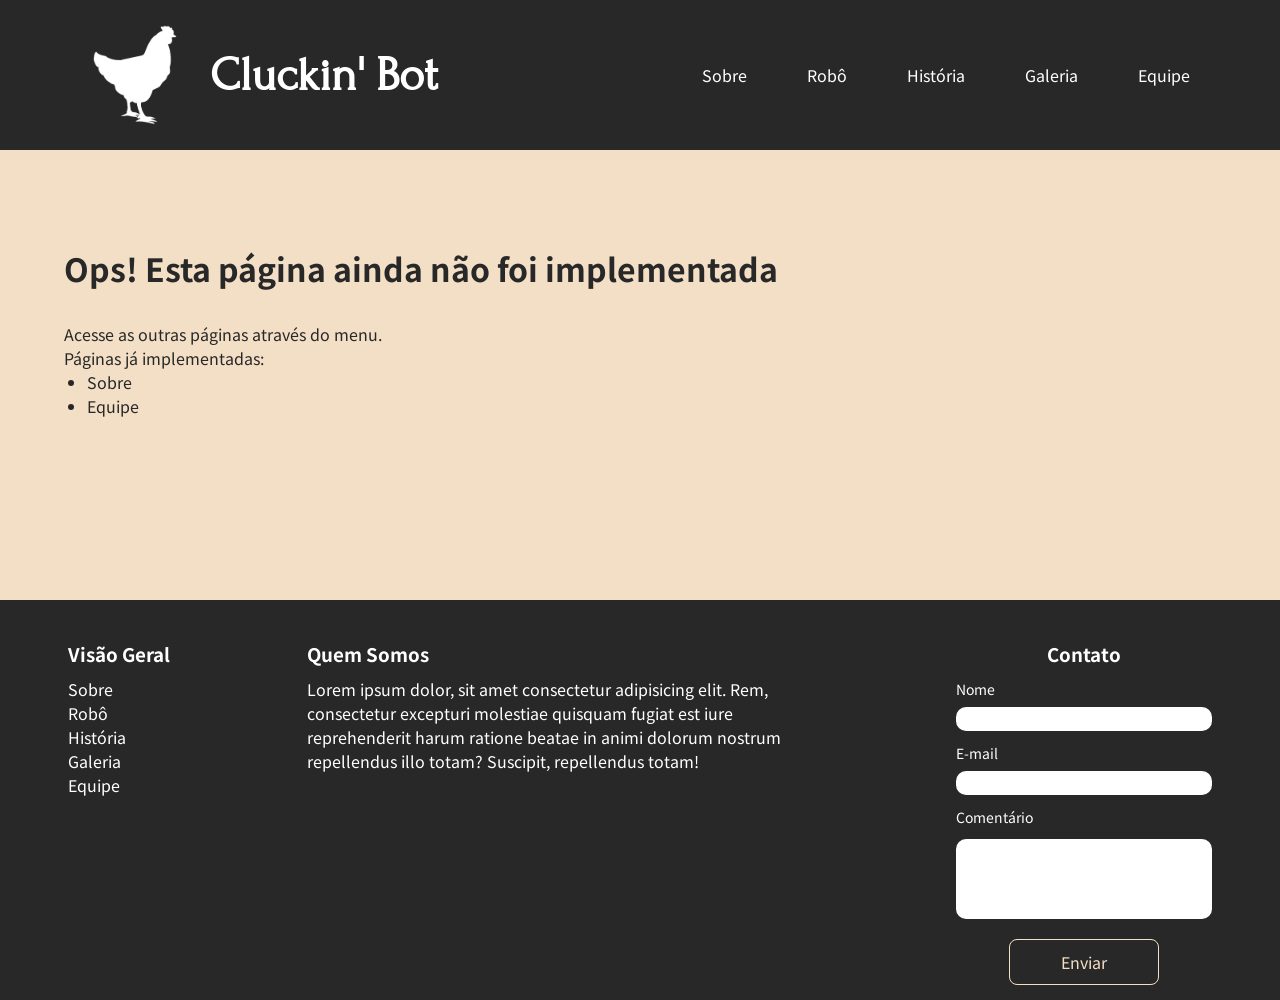
<file: index.html>
<!DOCTYPE html>
<html lang="pt_br">
<head>
    <meta charset="UTF-8">
    <meta http-equiv="X-UA-Compatible" content="IE=edge">
    <meta name="viewport" content="width=device-width, initial-scale=1.0">
    <link rel="stylesheet" href="./css/style.css">
    <title>Cluckin' Bot</title>
</head>
<body>
    <div class="header">
        <a class="header__link" href="./index.html">
            <div class="header__logo">
                <img src="./img/galinha.png" alt="Logo" class="logo">
                <h1 class="header__title">Cluckin' Bot</h1>
            </div>
        </a>
        <ul class="header__links">
            <li><a href="./pages/sobre.html" class="header__link">Sobre</a></li>
            <li><a href="#" class="header__link">Robô</a></li>
            <li><a href="#" class="header__link">História</a></li>
            <li><a href="#" class="header__link">Galeria</a></li>
            <li><a href="./pages/equipe.html" class="header__link">Equipe</a></li> 
        </ul>
    </div>

    <div class="container__naoImplementado">
        <h1>Ops! Esta página ainda não foi implementada</h1>
        <p>Acesse as outras páginas através do menu.<br>Páginas já implementadas:</p>
        <ul class="container__naoImplementado__list">
            <li>Sobre</li>
            <li>Equipe</li>
        </ul>
    </div>

    <div class="footer">

        <div class="footer__visao_geral">
            <h3 class="footer__title">Visão Geral</h3>
            <ul class="footer__menu">
                <li><a class="footer__menu_link" href="./pages/sobre.html">Sobre</a></li>
                <li><a class="footer__menu_link" href="">Robô</a></li>
                <li><a class="footer__menu_link" href="">História</a></li>
                <li><a class="footer__menu_link" href="">Galeria</a></li>
                <li><a class="footer__menu_link" href="./pages/equipe.html">Equipe</a></li>
            </ul>
        </div>
        
        <div class="footer__text">
            <h3 class="footer__title">Quem Somos</h3>
            <p class="footer__text__p">
                Lorem ipsum dolor, sit amet consectetur adipisicing elit. 
                Rem, consectetur excepturi molestiae quisquam fugiat est iure reprehenderit harum 
                ratione beatae in animi dolorum nostrum repellendus illo totam? Suscipit, repellendus 
                totam!
            </p>
        </div>

        <div class="footer__contato">
            <h3 class="footer__title">Contato</h3>
            <ul class="footer__contato__list">
                <li class="footer__contato__list__item">
                    <p>Nome</p>
                    <input class="footer__contato__campo" type="text">
                </li>
                <li class="footer__contato__list__item">
                    <p>E-mail</p>
                    <input class="footer__contato__campo" type="text">
                </li>
                <li class="footer__contato__list__item">
                    <p>Comentário</p>
                    <input class="footer__contato__campo" id="CampoComentario" type="text">
                </li>
            </ul>
            <a class="button" href="">Enviar</a>
        </div>

    </div>
</body>
</html>
</file>
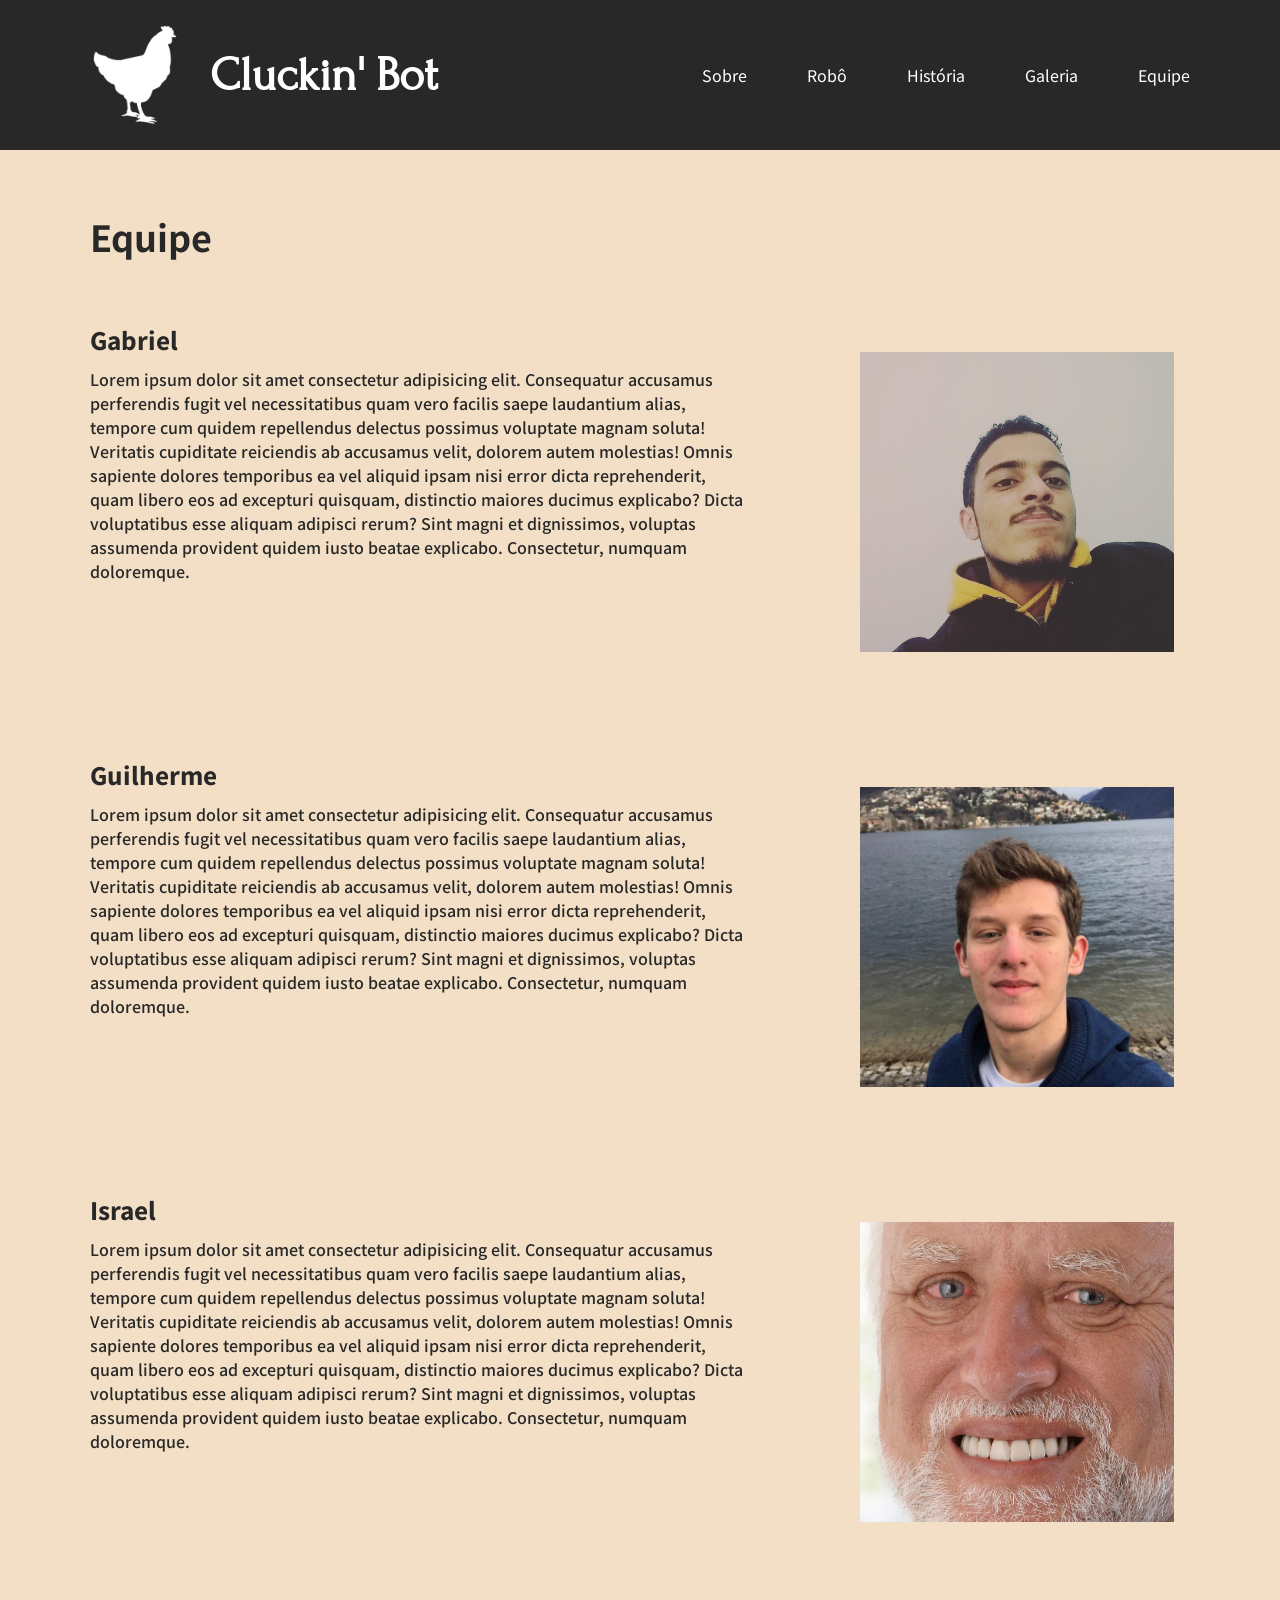
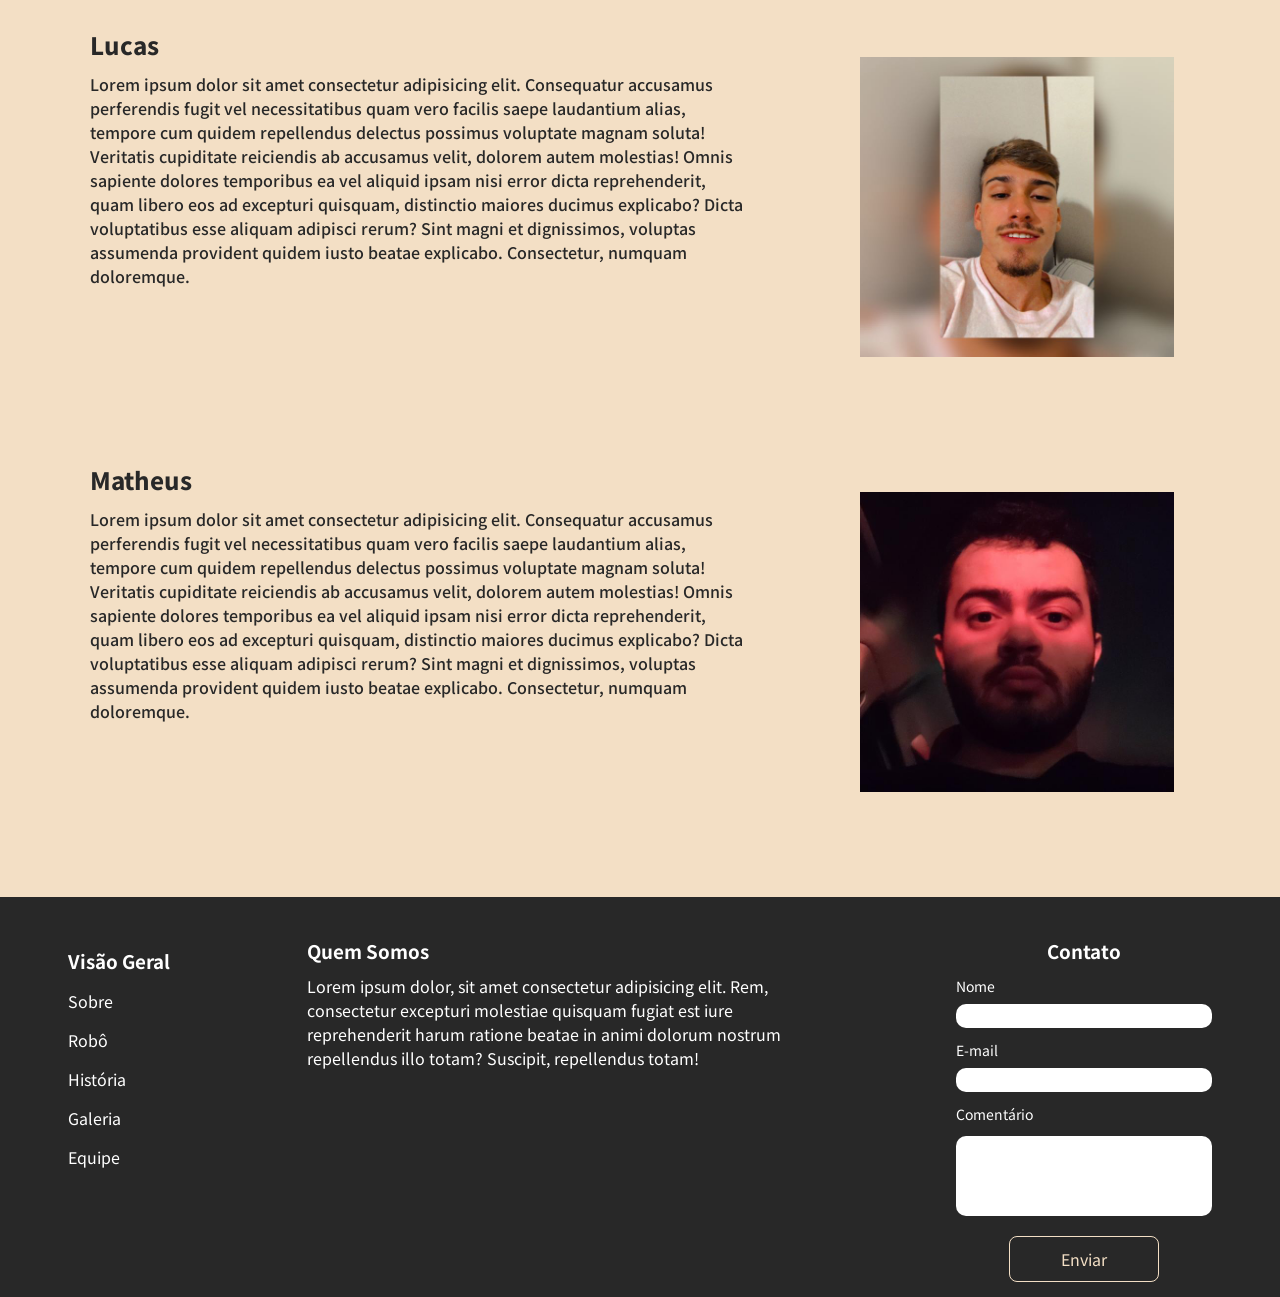
<file: pages/equipe.html>
<!DOCTYPE html>
<html lang="pt-br">

<head>
    <meta charset="UTF-8">
    <meta http-equiv="X-UA-Compatible" content="IE=edge">
    <meta name="viewport" content="width=device-width, initial-scale=1.0">
    <link rel="stylesheet" href="../css/style.css">
    <title>Equipe</title>
</head>

<body>

    <div class="header">
        <a class="header__link" href="../index.html">
            <div class="header__logo">
                <img src="../img/galinha.png" alt="Logo" class="logo">
                <h1 class="header__title">Cluckin' Bot</h1>
            </div>
        </a>
        <div class="header__links">
            <a href="./sobre.html" class="header__link">Sobre</a>
            <a href="" class="header__link">Robô</a>
            <a href="" class="header__link">História</a>
            <a href="" class="header__link">Galeria</a>
            <a href="./equipe.html" class="header__link">Equipe</a>
        </div>
    </div>

    <div class="containeres">

        <div class="container__title">
            <h2 class="section__title">Equipe</h2>
        </div>
        <div class="container__equipe">
            <div class="container__equipe__text">

                <h3 class="container__equipe__title">Gabriel</h3>
                <p class="container__equipe__p">Lorem ipsum dolor sit amet consectetur adipisicing elit. Consequatur
                    accusamus perferendis fugit vel necessitatibus quam vero facilis saepe laudantium alias, tempore cum
                    quidem repellendus delectus possimus voluptate magnam soluta! Veritatis cupiditate reiciendis ab
                    accusamus velit, dolorem autem molestias! Omnis sapiente dolores temporibus ea vel aliquid ipsam
                    nisi error dicta reprehenderit, quam libero eos ad excepturi quisquam, distinctio maiores ducimus
                    explicabo? Dicta voluptatibus esse aliquam adipisci rerum? Sint magni et dignissimos, voluptas
                    assumenda provident quidem iusto beatae explicabo. Consectetur, numquam doloremque.</p>
            </div>
            <div class="container__equipe__imgContainer"><img class="container__equipe__imgContainer__img"
                    src="../img/gabriel.jpg" alt=""></div>
        </div>
        <div class="container__equipe">
            <div class="container__equipe__text">
                <h3 class="container__equipe__title">Guilherme</h3>
                <p class="container__equipe__p">Lorem ipsum dolor sit amet consectetur adipisicing elit. Consequatur
                    accusamus perferendis fugit vel necessitatibus quam vero facilis saepe laudantium alias, tempore cum
                    quidem repellendus delectus possimus voluptate magnam soluta! Veritatis cupiditate reiciendis ab
                    accusamus velit, dolorem autem molestias! Omnis sapiente dolores temporibus ea vel aliquid ipsam
                    nisi error dicta reprehenderit, quam libero eos ad excepturi quisquam, distinctio maiores ducimus
                    explicabo? Dicta voluptatibus esse aliquam adipisci rerum? Sint magni et dignissimos, voluptas
                    assumenda provident quidem iusto beatae explicabo. Consectetur, numquam doloremque.</p>
            </div>
            <div class="container__equipe__imgContainer"><img class="container__equipe__imgContainer__img"
                    src="../img/guilherme.jpg" alt=""></div>
        </div>
        <div class="container__equipe">
            <div class="container__equipe__text">
                <h3 class="container__equipe__title">Israel</h3>
                <p class="container__equipe__p">Lorem ipsum dolor sit amet consectetur adipisicing elit. Consequatur
                    accusamus perferendis fugit vel necessitatibus quam vero facilis saepe laudantium alias, tempore cum
                    quidem repellendus delectus possimus voluptate magnam soluta! Veritatis cupiditate reiciendis ab
                    accusamus velit, dolorem autem molestias! Omnis sapiente dolores temporibus ea vel aliquid ipsam
                    nisi error dicta reprehenderit, quam libero eos ad excepturi quisquam, distinctio maiores ducimus
                    explicabo? Dicta voluptatibus esse aliquam adipisci rerum? Sint magni et dignissimos, voluptas
                    assumenda provident quidem iusto beatae explicabo. Consectetur, numquam doloremque.</p>
            </div>
            <div class="container__equipe__imgContainer"><img class="container__equipe__imgContainer__img"
                    src="../img/hide_the_pain.jpg" alt=""></div>
        </div>
        <div class="container__equipe">
            <div class="container__equipe__text">
                <h3 class="container__equipe__title">Lucas</h3>
                <p class="container__equipe__p">Lorem ipsum dolor sit amet consectetur adipisicing elit. Consequatur
                    accusamus perferendis fugit vel necessitatibus quam vero facilis saepe laudantium alias, tempore cum
                    quidem repellendus delectus possimus voluptate magnam soluta! Veritatis cupiditate reiciendis ab
                    accusamus velit, dolorem autem molestias! Omnis sapiente dolores temporibus ea vel aliquid ipsam
                    nisi error dicta reprehenderit, quam libero eos ad excepturi quisquam, distinctio maiores ducimus
                    explicabo? Dicta voluptatibus esse aliquam adipisci rerum? Sint magni et dignissimos, voluptas
                    assumenda provident quidem iusto beatae explicabo. Consectetur, numquam doloremque.</p>
            </div>
            <div class="container__equipe__imgContainer"><img class="container__equipe__imgContainer__img"
                    src="../img/lucas.jpg" alt=""></div>
        </div>
        <div class="container__equipe">
            <div class="container__equipe__text">
                <h3 class="container__equipe__title">Matheus</h3>
                <p class="container__equipe__p">Lorem ipsum dolor sit amet consectetur adipisicing elit. Consequatur
                    accusamus perferendis fugit vel necessitatibus quam vero facilis saepe laudantium alias, tempore cum
                    quidem repellendus delectus possimus voluptate magnam soluta! Veritatis cupiditate reiciendis ab
                    accusamus velit, dolorem autem molestias! Omnis sapiente dolores temporibus ea vel aliquid ipsam
                    nisi error dicta reprehenderit, quam libero eos ad excepturi quisquam, distinctio maiores ducimus
                    explicabo? Dicta voluptatibus esse aliquam adipisci rerum? Sint magni et dignissimos, voluptas
                    assumenda provident quidem iusto beatae explicabo. Consectetur, numquam doloremque.</p>
            </div>
            <div class="container__equipe__imgContainer"><img class="container__equipe__imgContainer__img"
                    src="../img/matheus.jpg" alt=""></div>
        </div>
    </div>

    <div class="footer">
        <div class="footer__menu">
            <h3 class="footer__title">Visão Geral</h3>
            <a class="footer__menu_link" href="./sobre.html">Sobre</a>
            <a class="footer__menu_link" href="">Robô</a>
            <a class="footer__menu_link" href="">História</a>
            <a class="footer__menu_link" href="">Galeria</a>
            <a class="footer__menu_link" href="./equipe.html">Equipe</a>
        </div>

        <div class="footer__text">
            <h3 class="footer__title">Quem Somos</h3>
            <p class="footer__text__p">Lorem ipsum dolor, sit amet consectetur adipisicing elit. Rem, consectetur
                excepturi molestiae quisquam fugiat est iure reprehenderit harum ratione beatae in animi dolorum nostrum
                repellendus illo totam? Suscipit, repellendus totam!</p>
        </div>

        <div class="footer__contato">
            <h3 class="footer__title">Contato</h3>
            <ul class="footer__contato__list">
                <li class="footer__contato__list__item">
                    <p>Nome</p>
                    <input class="footer__contato__campo" type="text">
                </li>
                <li class="footer__contato__list__item">
                    <p>E-mail</p>
                    <input class="footer__contato__campo" type="text">
                </li>
                <li class="footer__contato__list__item">
                    <p>Comentário</p>
                    <input class="footer__contato__campo" id="CampoComentario" type="text">
                </li>
            </ul>
            <a class="button" href="">Enviar</a>
        </div>

    </div>

</body>

</html>
</file>
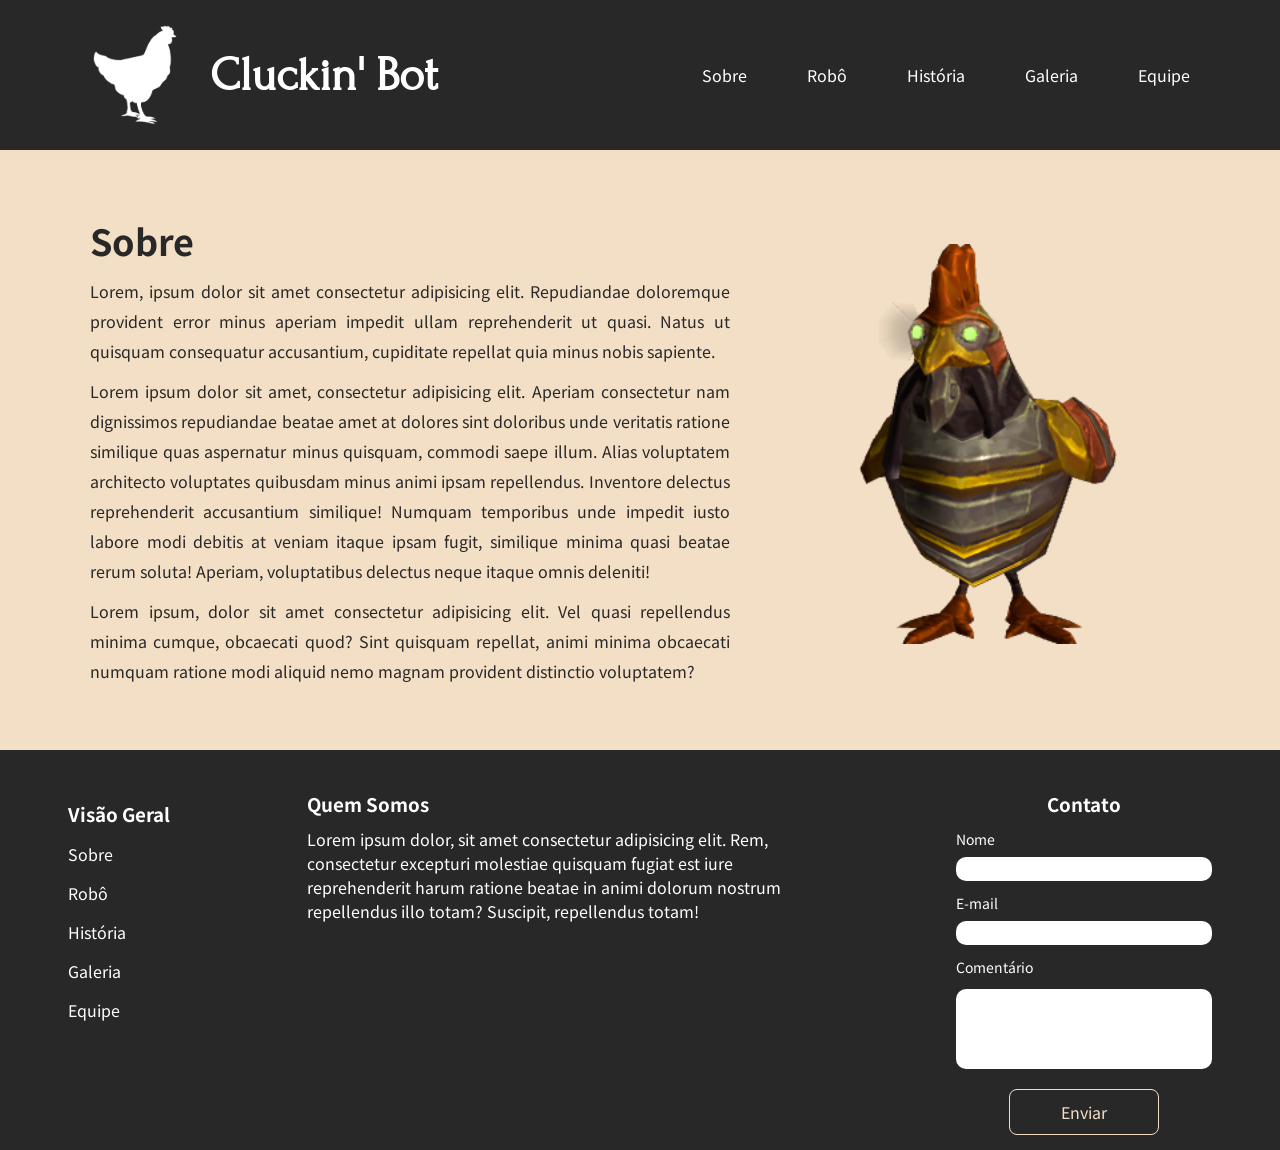
<file: pages/sobre.html>
<!DOCTYPE html>
<html lang="en">
<head>
    <meta charset="UTF-8">
    <meta http-equiv="X-UA-Compatible" content="IE=edge">
    <meta name="viewport" content="width=device-width, initial-scale=1.0">
    <link rel="stylesheet" href="../css/style.css">
    <title>Sobre</title>
</head>
<body>
    <div class="header">
        <a class="header__link" href="../index.html">
            <div class="header__logo">
                <img src="../img/galinha.png" alt="Logo" class="logo">
                <h1 class="header__title">Cluckin' Bot</h1>
            </div>
        </a>
        <div class="header__links">
            <a href="./sobre.html" class="header__link">Sobre</a>
            <a href="" class="header__link">Robô</a>
            <a href="" class="header__link">História</a>
            <a href="" class="header__link">Galeria</a>
            <a href="./equipe.html" class="header__link">Equipe</a>
        </div>
    </div>

    <div class="containeres">
        <div class="container__sobre">
            <div class="container__sobre__text">
                <h2 class="section__title">Sobre</h2>
                <p class="container__sobre__p">Lorem, ipsum dolor sit amet consectetur adipisicing elit. Repudiandae doloremque provident error minus aperiam impedit ullam reprehenderit ut quasi. Natus ut quisquam consequatur accusantium, cupiditate repellat quia minus nobis sapiente.</p>
                <p class="container__sobre__p">Lorem ipsum dolor sit amet, consectetur adipisicing elit. Aperiam consectetur nam dignissimos repudiandae beatae amet at dolores sint doloribus unde veritatis ratione similique quas aspernatur minus quisquam, commodi saepe illum. Alias voluptatem architecto voluptates quibusdam minus animi ipsam repellendus. Inventore delectus reprehenderit accusantium similique! Numquam temporibus unde impedit iusto labore modi debitis at veniam itaque ipsam fugit, similique minima quasi beatae rerum soluta! Aperiam, voluptatibus delectus neque itaque omnis deleniti!</p>
                <p class="container__sobre__p">Lorem ipsum, dolor sit amet consectetur adipisicing elit. Vel quasi repellendus minima cumque, obcaecati quod? Sint quisquam repellat, animi minima obcaecati numquam ratione modi aliquid nemo magnam provident distinctio voluptatem?</p>
            </div>
            <div class="container__sobre__imgContainer"><img class="container__sobre__imgContainer__img" src="../img/galo_robo.png" alt=""></div>
        </div>
    </div>

    <div class="footer">
        <div class="footer__menu"><h3></h3>
            <h3 class="footer__title">Visão Geral</h3>
            <a class="footer__menu_link" href="./sobre.html">Sobre</a>
            <a class="footer__menu_link" href="">Robô</a>
            <a class="footer__menu_link" href="">História</a>
            <a class="footer__menu_link" href="">Galeria</a>
            <a class="footer__menu_link" href="./equipe.html">Equipe</a>
        </div>

        <div class="footer__text">
            <h3 class="footer__title">Quem Somos</h3>
            <p class="footer__text__p">Lorem ipsum dolor, sit amet consectetur adipisicing elit. Rem, consectetur excepturi molestiae quisquam fugiat est iure reprehenderit harum ratione beatae in animi dolorum nostrum repellendus illo totam? Suscipit, repellendus totam!</p>
        </div>

        <div class="footer__contato">
            <h3 class="footer__title">Contato</h3>
            <ul class="footer__contato__list">
                <li class="footer__contato__list__item">
                    <p>Nome</p>
                    <input class="footer__contato__campo" type="text">
                </li>
                <li class="footer__contato__list__item">
                    <p>E-mail</p>
                    <input class="footer__contato__campo" type="text">
                </li>
                <li class="footer__contato__list__item">
                    <p>Comentário</p>
                    <input class="footer__contato__campo" id="CampoComentario" type="text">
                </li>
            </ul>
            <a class="button" href="">Enviar</a>
        </div>

    </div>
</body>
</html>
</file>
<file: css/style.css>
@import url('https://fonts.googleapis.com/css2?family=Forum&display=swap&family=Noto+Sans+TC:wght@300;700&family=Roboto+Slab&display=swap');

/* Noto Sans TC, Roboto Slab e Forum*/

* { /**/
    margin: 0;
    padding: 0;
    box-sizing: border-box;
}

body {
    background-color: #F3DFC5;
    color: #282828;
    font-family: 'Noto Sans TC', sans-serif;
}

.header {
    display: flex;
    flex-direction: row;
    justify-content: space-between;
    align-items: center;
    background-color: #282828;
    width: 100%;
    height: 150px;
}

.header__logo {
    display: flex;
    flex-direction: row;
    align-items: center;
    color: #fff;
}

.logo {
    width: 150px;
    height: 100px;
    margin-left: 30px;
    object-fit: contain;
}

.header__title {
    color: #fff;
    font-family: 'Forum', sans-serif;
    font-size: 48px;
}

.header__links {
    display: flex;
    flex-direction: row;
    justify-content: space-between;
    margin-right: 60px;
}

.header__link {
    color: #fff;
    text-decoration: none;
    margin: 30px;
}

.containeres {
    display: flex;
    flex-direction: column;
    align-items: center;
}

.container__title {
    margin: 60px 0;
    width: 1100px;
}

.section__title {
    font-size: 36px;
    /* margin: 40px 0; */
    align-items: flex-start;
}

/*********** INICIO - SECTION EQUIPE ***********/

.container__equipe {
    margin: 0 10%;
    display: flex;
    flex-direction: row;
    margin-bottom: 100px;
    justify-content: space-between;
    width: 1100px;
}

.container__equipe__text {
    width: 60%;
}

.container__equipe__title {
    font-size: 24px;
    font-weight: 800;
} 

.container__equipe__p {
    margin-top: 10px;
    font-weight: 500;
}

.container__equipe__imgContainer {
    width: 30%;
    margin-top: 30px;
}

.container__equipe__imgContainer__img {
    width: 95%;
    height: 300px;
}

/*********** FIM - SECTION EQUIPE ***********/

/*********** INICIO - SECTION SOBRE ***********/

.container__sobre {
    display: flex;
    flex-direction: row;
    width: 1100px;
    margin: 5%;
}

.container__sobre__p {
    margin-top: 10px;
    /* text-indent: 50px; */
    text-align: justify;
    line-height: 30px;
}

.container__sobre__imgContainer {
    width: 100%;
    margin-top: 30px;
    margin-left: 60px;
}

.container__sobre__imgContainer__img {
    width: 400px;
}

/*********** FIM - SECTION SOBRE ***********/

.footer {
    background-color: #282828;
    color: #fff;
    display: flex;
    flex-direction: row;
    justify-content: space-around;
    height: 400px;
    padding-top: 40px;
}

.footer__visao_geral {
    display: flex;
    flex-direction: column;
}

.footer__title {
    color: #fff;
    font-weight: bold;
    text-align: start;
}

.footer__menu {
    display: flex;
    flex-direction: column;
    text-decoration: none;
    margin-top: 10px;
    list-style: none;
    /* text-align: start; */
    align-items: flex-start;
    /* justify-content: space-between; */
    /* height: 300px; */
    /* width: 20%; */
}

.footer__menu_link {
    color: #fff;
    text-decoration: none;
    margin-top: 15px;
}

.footer__text {
    width: 40%;
}

.footer__text__p {
    margin-top: 10px;
}

.footer__contato {
    width: 20vw;
    display: flex;
    flex-direction: column;
    align-items: center;
}

.footer__contato__list {
    list-style-type: none;
    display: flex;
    flex-direction: column;
    width: 100%;
    max-width: 300px;
}

.footer__contato__list__item {
    margin-top: 10px;
}

.footer__contato__list__item p {
    font-size: 14px;
}

.footer__contato__campo {
    border: 0 solid #fff;
    border-radius: 10px;
    margin-top: 6px;
    line-height: 24px;
    width: 100%;
    max-width: 300px;
}

#CampoComentario {
    margin-top: 10px;
    height: 80px;
}

.button {
    text-align: center;
    padding: 10px;
    width: 70%;
    max-width: 150px;
    margin-top: 20px;
    border: 1px solid #F3DFC5;
    color: #F3DFC5;
    text-decoration: none;
    border-radius: 8px;
}

.button:hover {
    background-color: #F3DFC5;
    color: #282828;
}

.container__naoImplementado {
    height: 50vh;
    padding: 5%;
}

.container__naoImplementado p, li {
    line-height: 24px;
}

.container__naoImplementado h1 {
    line-height: 108px;
}

.container__naoImplementado__list {
    margin-left: 2%;
}
</file>
